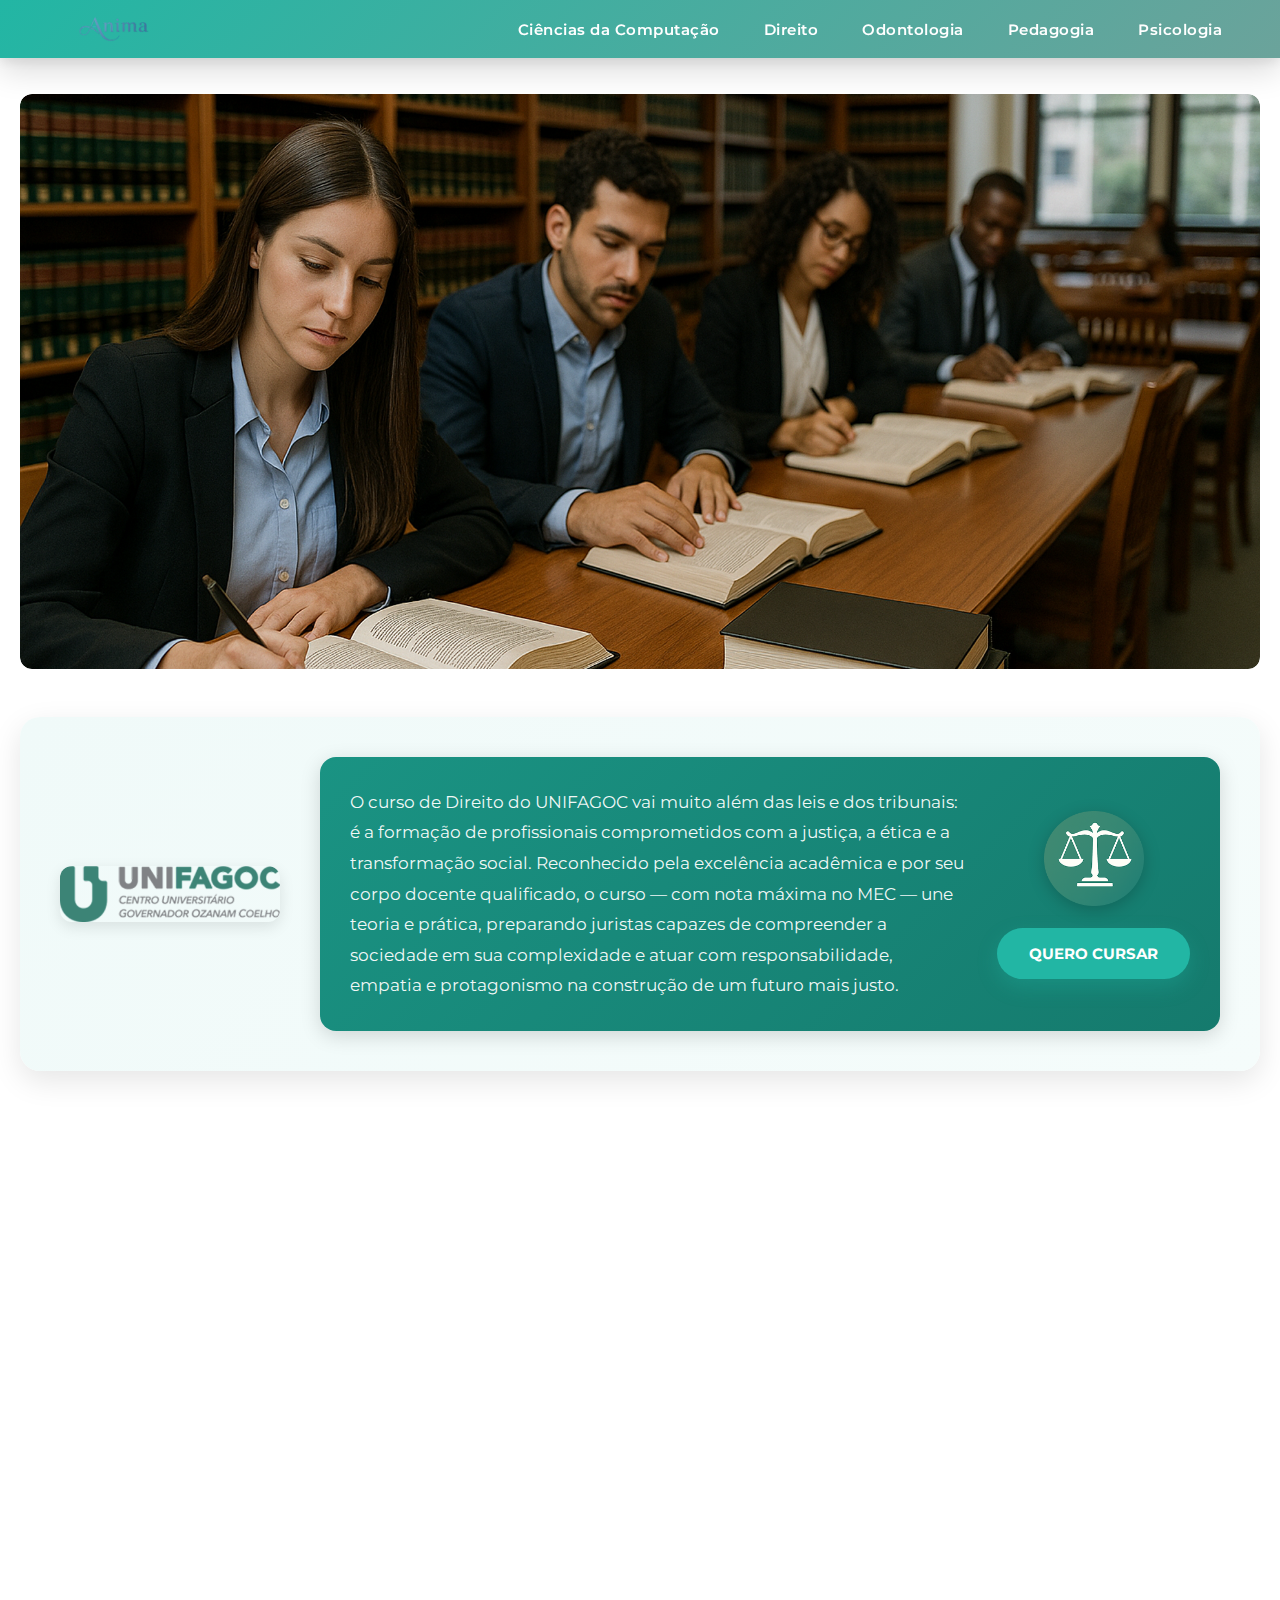
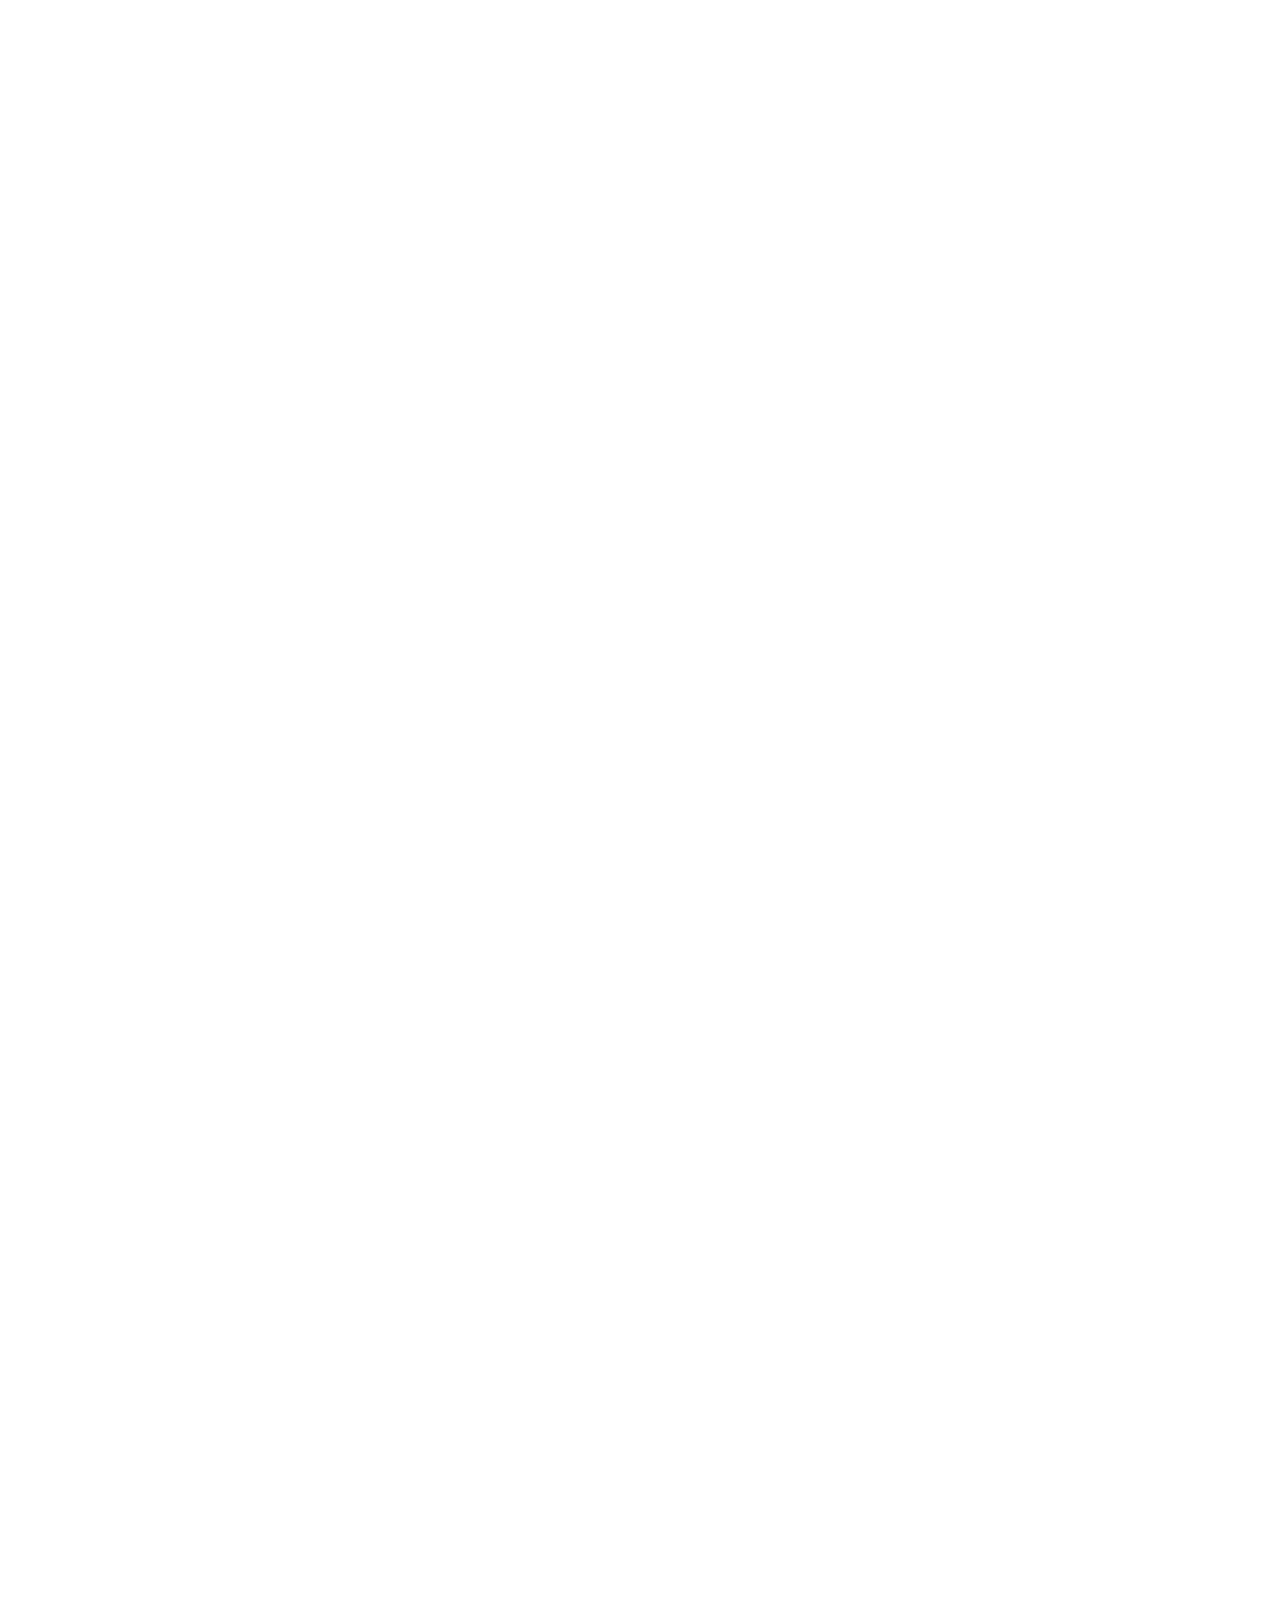
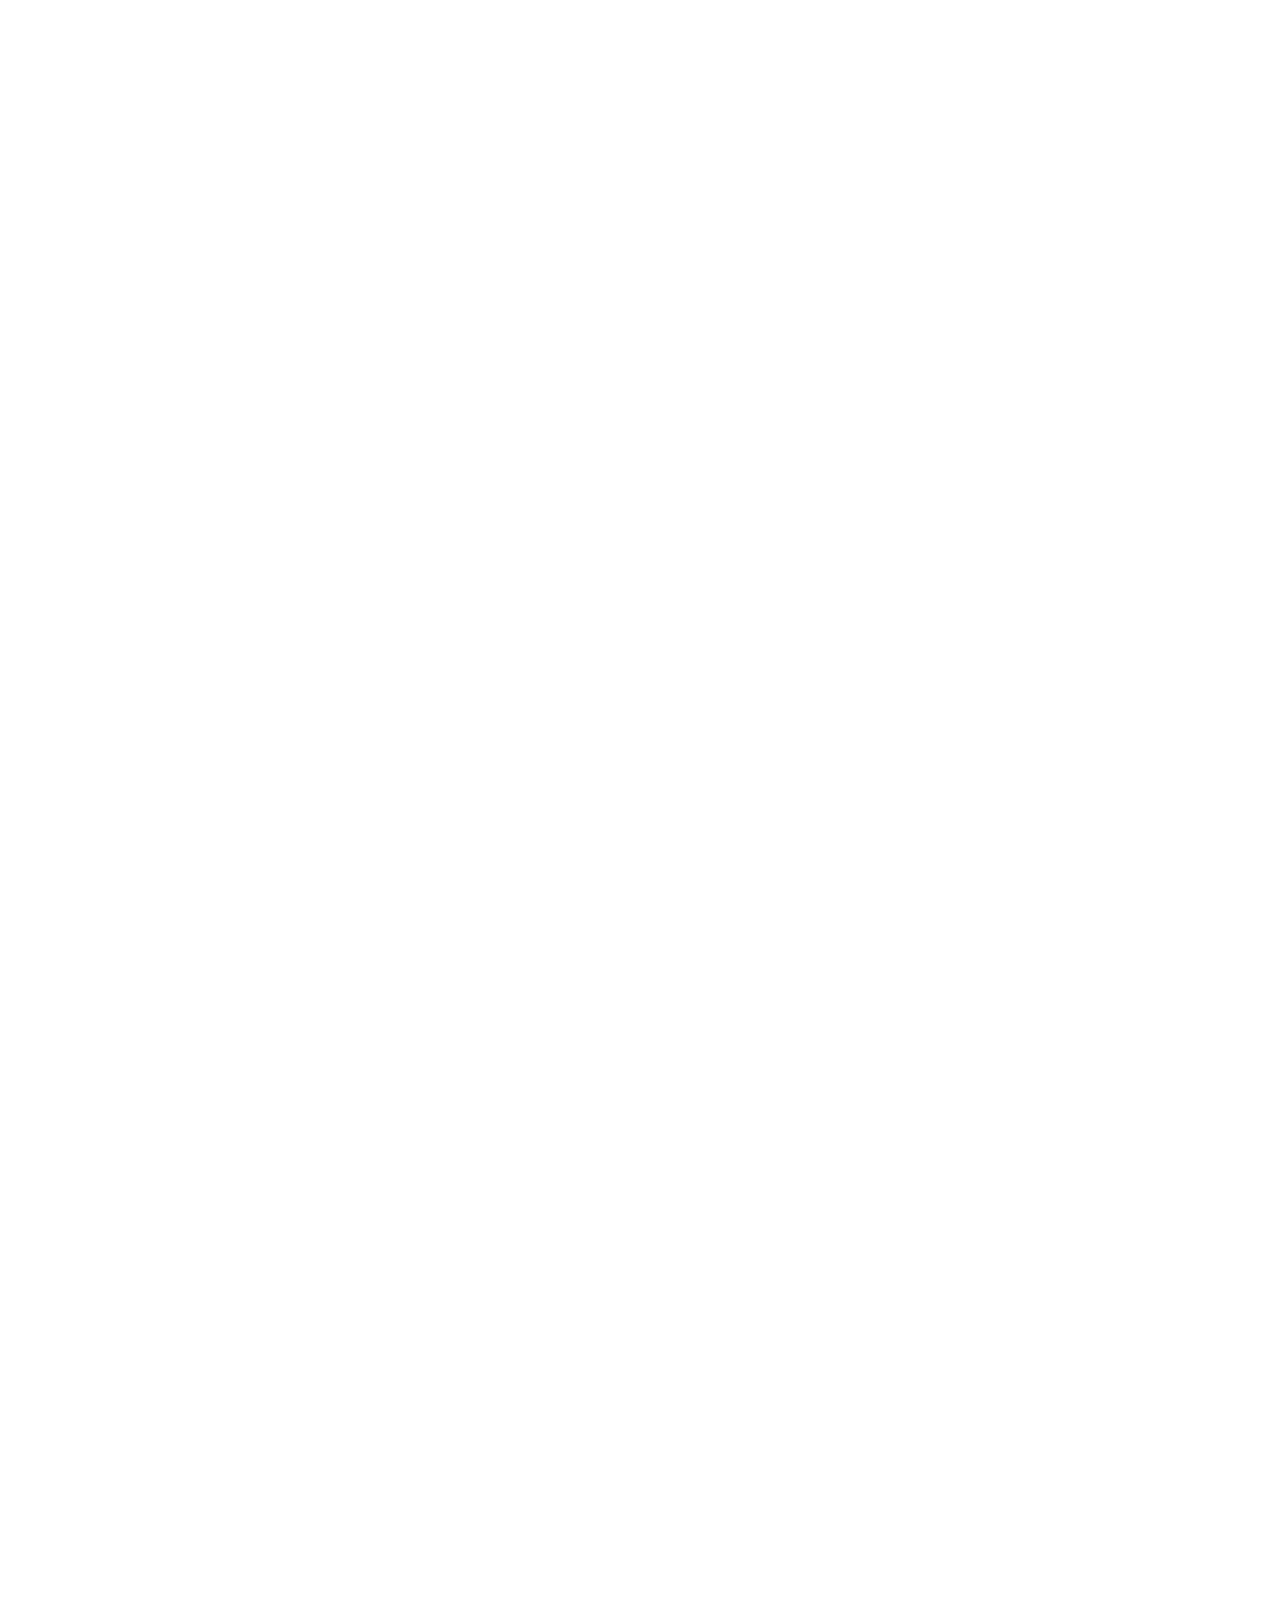
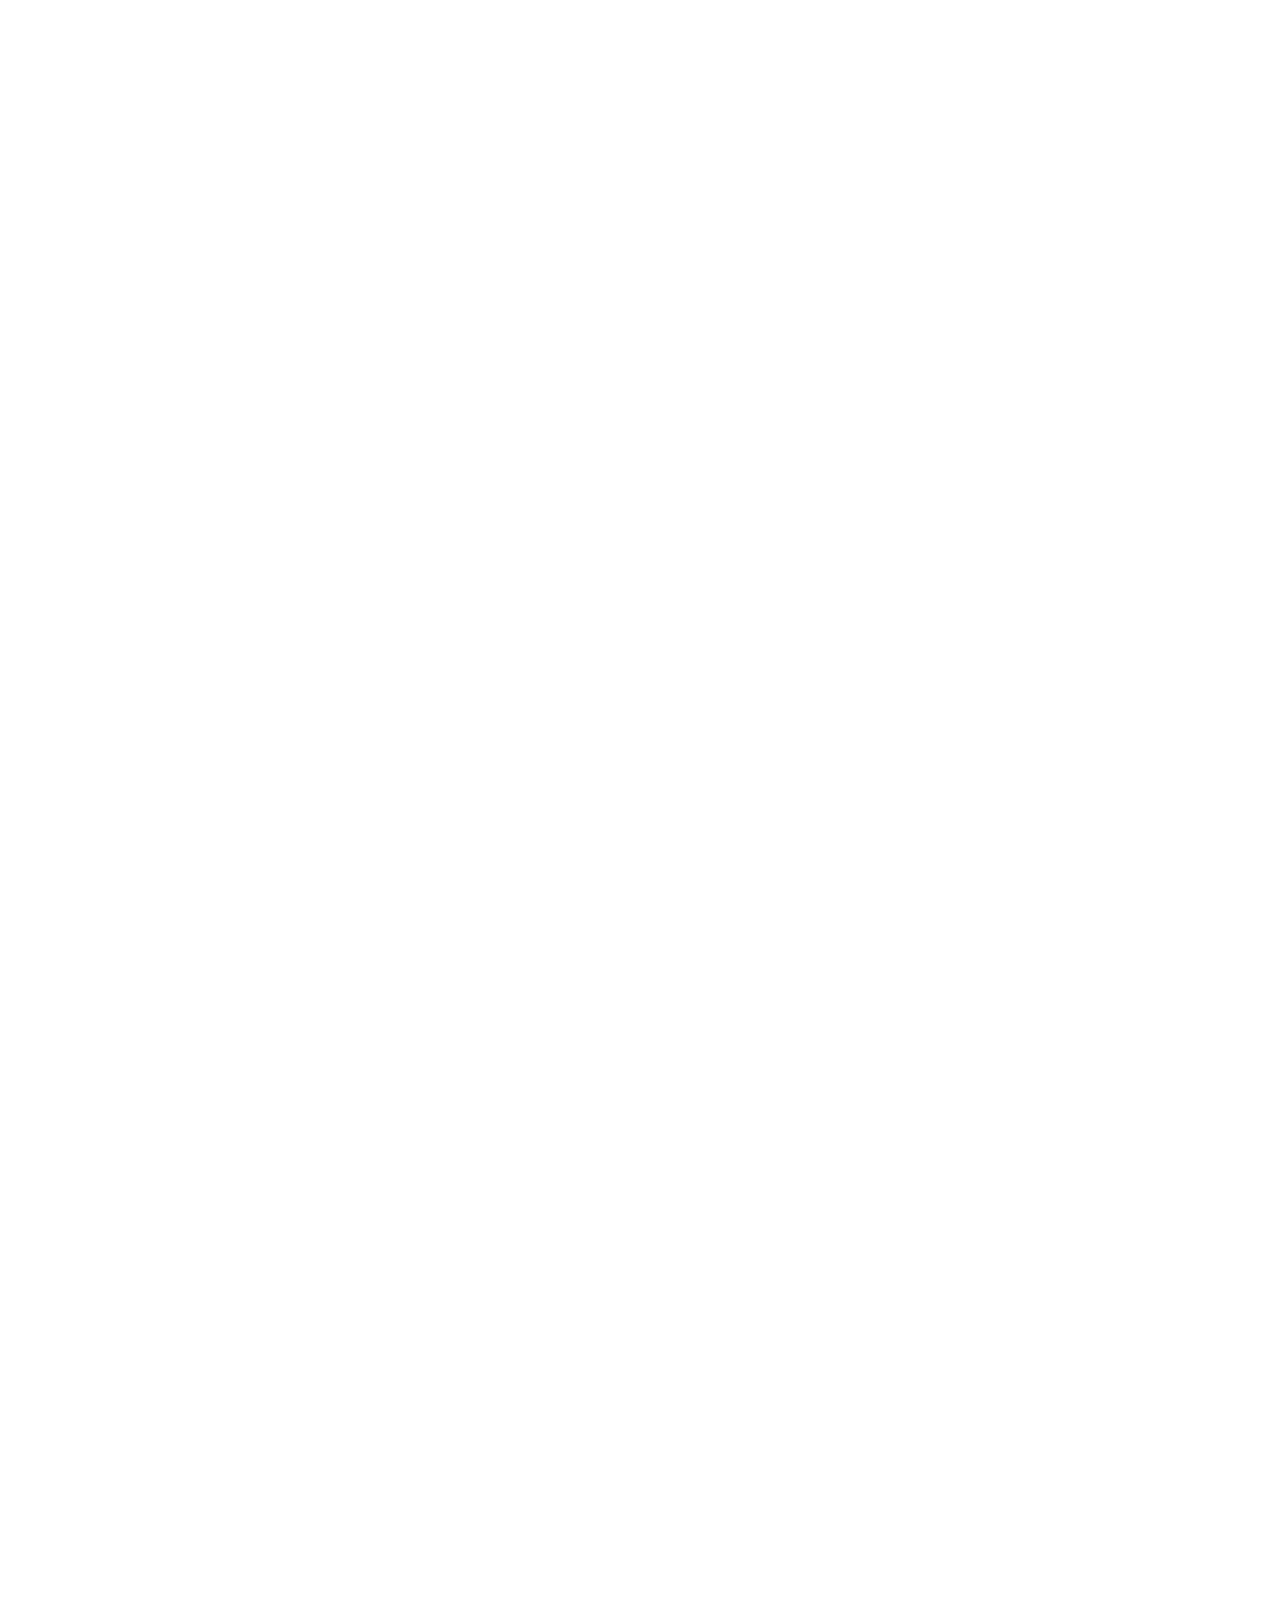
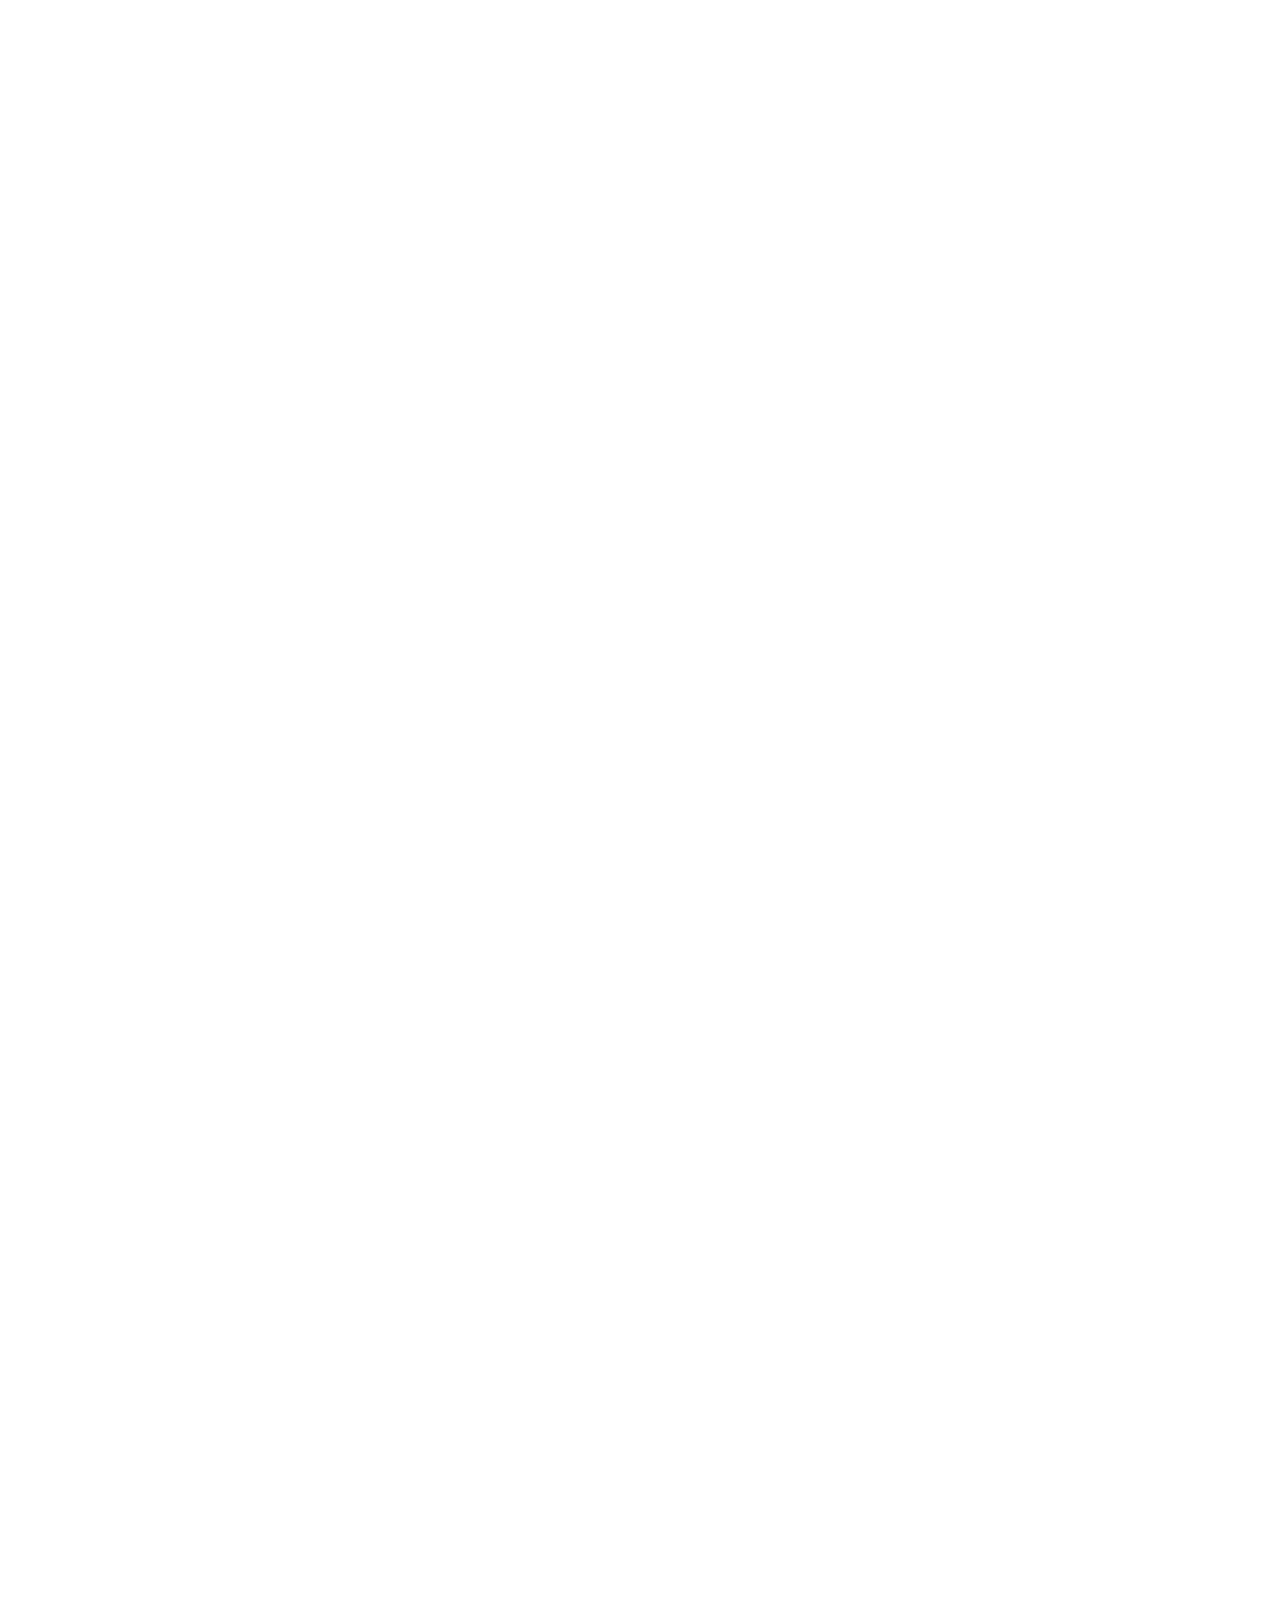
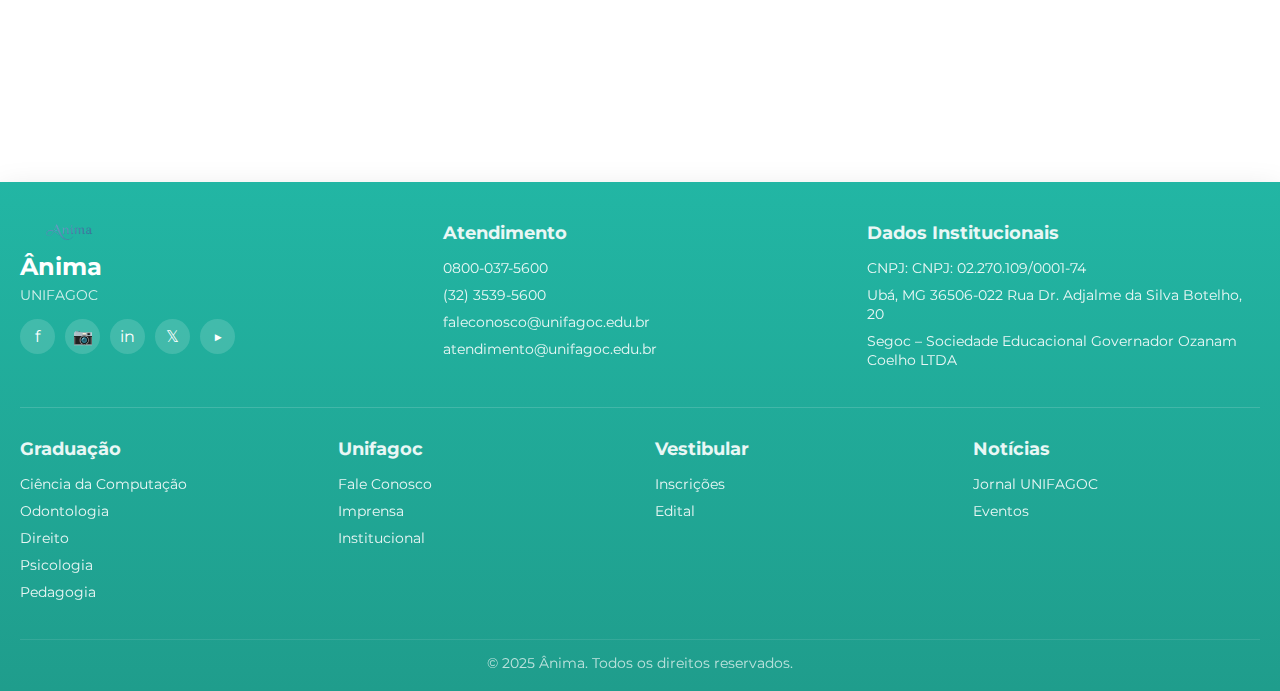
<file: dir-pag.html>
<!DOCTYPE html>
<html lang="pt-BR">

<head>
    <meta charset="UTF-8">
    <meta name="viewport" content="width=device-width, initial-scale=1.0">
    <title>Direito - UNIFAGOC</title>
    <link href="https://fonts.googleapis.com/css2?family=Montserrat:ital,wght@0,100..900;1,100..900&display=swap"
        rel="stylesheet">
    <link rel="stylesheet" href="dir-pad.css">
</head>

<body>
    <!-- Header -->
    <header>
        <nav class="navbar">
            <a href="index.html" class="navbar-logo">
                <img src="img-comp/anima_logo_1.png" alt="anima_logo">
            </a>

            <input type="checkbox" id="menu-toggle" class="menu-toggle">
            <label for="menu-toggle" class="hamburger">
                <span></span>
                <span></span>
                <span></span>
            </label>

            <ul class="nav-links">
                <li><a href="comp-pag.html" class="nav-link">Ciências da Computação</a></li>
                <li><a href="dir-pag.html" class="nav-link">Direito</a></li>
                <li><a href="odont-pag.html" class="nav-link">Odontologia</a></li>
                <li><a href="ped-pag.html" class="nav-link">Pedagogia</a></li>
                <li><a href="psi-pag.html" class="nav-link">Psicologia</a></li>
            </ul>

            <ul class="nav-links-mobile">
                <li><a href="comp-pag.html">Ciências da Computação</a></li>
                <li><a href="dir-pag.html">Direito</a></li>
                <li><a href="odont-pag.html">Odontologia</a></li>
                <li><a href="ped-pag.html">Pedagogia</a></li>
                <li><a href="psi-pag.html">Psicologia</a></li>
            </ul>
        </nav>
    </header>

    <main>
        <!-- Hero Banner -->
        <section class="banner-hero" id="banner">
            <div class="banner-container">
               <img class="banner-img" src="img-dir/banner.png" alt="Direito banner">
            </div>
        </section>

        <!-- Sobre o Curso -->
        <section class="about-section scroll-animate">
            <div class="container">
                <div class="about-card">
                    <div class="about-logo">
                        <img src="img-dir/unifagoc.png" alt="UNIFAGOC Logo">
                    </div>
                    
                    <div class="about-content">
                        <div class="about-text">
                            <p>O curso de Direito do UNIFAGOC vai muito além das leis e dos tribunais: é a formação de profissionais comprometidos com a justiça, a ética e a transformação social. Reconhecido pela excelência acadêmica e por seu corpo docente qualificado, o curso — com nota máxima no MEC — une teoria e prática, preparando juristas capazes de compreender a sociedade em sua complexidade e atuar com responsabilidade, empatia e protagonismo na construção de um futuro mais justo.</p>
                        </div>
                        
                        <div class="about-cta">
                            <div class="scales-icon">
                                <img src="img-dir/logo.png" alt="Balança da Justiça">
                            </div>
                            <button class="botao ripple-btn">QUERO CURSAR</button>
                        </div>
                    </div>
                </div>
            </div>
        </section>

        <!-- Serviços -->
        <section class="services-section scroll-animate">
            <div class="container">
                <div class="services-grid">
                    <div class="card card1 card-animate">
                        <div class="card-content">
                            <h2>Vestibular</h2>
                            <p>Graduação, Medicina, Pós-Graduação</p>
                        </div>
                        <button class="botao1 ripple-btn">CONHECER SERVIÇO</button>
                    </div>

                    <div class="card card2 card-animate">
                        <div class="card-content">
                            <h2>Iniciação Científica</h2>
                            <p>O Vestibular da UNIFAGOC oferece aos estudantes da instituição o desenvolvimento e pensamento científico por meio de pesquisas inovadoras por professores e pesquisadores da instituição e promove a formação científica e acadêmica do aluno.</p>
                        </div>
                        <button class="botao1 ripple-btn">CONHECER SERVIÇO</button>
                    </div>
                
                    <div class="card card3 card-animate">
                        <div class="card-content">
                            <h2>Extensão</h2>
                            <p>Encontre a capacidade ideal para ampliar seus conhecimentos, desenvolver novas habilidades e impulsionar sua carreira!</p>
                        </div>
                        <button class="botao1 ripple-btn">CONHECER SERVIÇO</button>
                    </div>

                    <div class="card card4 card-animate">
                        <div class="card-content">
                            <h2>Teste Vocacional</h2>
                            <p>Se você tem entre 16 e 18 anos e ainda não sabe qual caminho seguir entre muitas jovens, a boa notícia é que o teste vocacional pode ajudar a descobrir suas aptidões e facilitar essa importante decisão.</p>
                        </div>
                        <button class="botao1 ripple-btn">CONHECER SERVIÇO</button>
                    </div>
                </div>
            </div>
        </section>

        <!-- Direito na UNIFAGOC -->
        <section class="direito-section scroll-animate">
            <div class="container">
                <div class="direito-card">
                    <div class="direito-text">
                        <h2>Direito na UNIFAGOC</h2>
                        <p>O curso de Direito é uma das formações mais tradicionais e abrangentes do meio acadêmico, voltado para o estudo das normas jurídicas que regem a sociedade e das formas de aplicação da justiça. Ao longo da graduação, o estudante desenvolve não apenas o conhecimento técnico das leis, mas também a capacidade crítica, ética e argumentativa necessária para lidar com as diversas situações que envolvem o convívio social, político e econômico.</p>
                    </div>
                    <div class="direito-image">
                        <img src="img-dir/advogado3.png" alt="Tribunal">
                    </div>
                </div>
            </div>
        </section>

        <!-- Disciplinas -->
        <section class="disciplinas-section scroll-animate">
            <div class="container">
                <div class="disciplinas-container">
                    <h2 class="section-title">Disciplinas do Curso de Direito</h2>
                    <p class="section-subtitle">A estrutura curricular do curso abrange uma ampla gama de disciplinas, que vão desde as bases teóricas e filosóficas do Direito — como Introdução ao Estudo do Direito, Filosofia Jurídica e Sociologia Jurídica — até áreas específicas, como Direito Constitucional, Civil, Penal, Administrativo, Trabalhista, Empresarial, Tributário e Internacional. Essa variedade permite que o bacharel adquira uma formação generalista e sólida, sendo capaz de compreender e atuar em diferentes ramos do sistema jurídico brasileiro.</p>

                    <div class="disciplinas-grid">
                        <div class="disciplina-card card-animate">
                            <div class="disciplina-icon">📚</div>
                            <h3>Introdução ao Estudo do Direito</h3>
                            <p>Esta disciplina é o ponto de partida para adentrar o universo jurídico. Nela, o aluno aprende os conceitos fundamentais do Direito, suas fontes e a organização da sociedade.</p>
                        </div>

                        <div class="disciplina-card card-animate">
                            <div class="disciplina-icon">⚖️</div>
                            <h3>Filosofia Jurídica</h3>
                            <p>A Filosofia Jurídica convida o aluno a refletir sobre os fundamentos morais e filosóficos que sustentam o Direito.</p>
                        </div>

                        <div class="disciplina-card card-animate">
                            <div class="disciplina-icon">👥</div>
                            <h3>Sociologia Jurídica</h3>
                            <p>O Direito está profundamente ligado à sociedade e a Sociologia Jurídica busca compreender essa relação.</p>
                        </div>

                        <div class="disciplina-card card-animate">
                            <div class="disciplina-icon">📄</div>
                            <h3>Direito Constitucional</h3>
                            <p>O Direito Constitucional é a espinha dorsal do ordenamento jurídico. Ele estuda a Constituição Federal.</p>
                        </div>

                        <div class="disciplina-card card-animate">
                            <div class="disciplina-icon">⚖️</div>
                            <h3>Direito Civil</h3>
                            <p>O Direito Civil regula as relações jurídicas entre pessoas, abrangendo temas como contratos, propriedade, família.</p>
                        </div>

                        <div class="disciplina-card card-animate">
                            <div class="disciplina-icon">🛡️</div>
                            <h3>Direito Penal</h3>
                            <p>O Direito Penal define os crimes e as penas, protegendo os bens jurídicos fundamentais da sociedade.</p>
                        </div>

                        <div class="disciplina-card card-animate">
                            <div class="disciplina-icon">🏛️</div>
                            <h3>Direito Administrativo</h3>
                            <p>Voltado para o estudo da Administração Pública, o Direito Administrativo regula as atividades do Estado.</p>
                        </div>

                        <div class="disciplina-card card-animate">
                            <div class="disciplina-icon">💼</div>
                            <h3>Direito Trabalhista</h3>
                            <p>Essa disciplina analisa as normas que regem as relações de trabalho.</p>
                        </div>

                        <div class="disciplina-card card-animate">
                            <div class="disciplina-icon">🏢</div>
                            <h3>Direito Empresarial</h3>
                            <p>O Direito Empresarial trata das atividades econômicas e das relações jurídicas que envolvem empresas.</p>
                        </div>

                        <div class="disciplina-card card-animate">
                            <div class="disciplina-icon">💰</div>
                            <h3>Direito Tributário</h3>
                            <p>O Direito Tributário estuda o sistema de arrecadação de tributos e a obrigação dos contribuintes.</p>
                        </div>

                        <div class="disciplina-card card-animate">
                            <div class="disciplina-icon">🌍</div>
                            <h3>Direito Internacional</h3>
                            <p>O Direito Internacional regula as relações entre Estados, organizações e indivíduos em nível global.</p>
                        </div>
                    </div>
                </div>
            </div>
        </section>

        <!-- Formei e Agora já sou Advogado? -->
        <section class="oab-section scroll-animate">
            <div class="container">
                <div class="oab-card">
                    <h2 class="oab-title">Formei e Agora já sou Advogado?</h2>
                    <div class="oab-content">
                        <div class="oab-image">
                            <img src="img-dir/oab.png" alt="Estudante preparando para OAB">
                        </div>
                        <div class="oab-text">
                            <div class="oab-box">
                                <p>Mesmo sem a carteira da OAB, o bacharel em Direito dispõe de diversas alternativas de atuação profissional. É possível trabalhar em empresas privadas, órgãos públicos, instituições financeiras, departamentos de compliance, recursos humanos, gestão pública, mediação e arbitragem, entre outros.</p>
                            </div>
                            <div class="oab-box">
                                <p>Ao concluir o curso, o estudante recebe o título de Bacharel em Direito, para exercer a advocacia — isto é, atuar como advogado representando pessoas físicas ou jurídicas — é indispensável a aprovação no Exame da Ordem dos Advogados do Brasil (OAB).</p>
                            </div>
                        </div>
                    </div>
                </div>
            </div>
        </section>

        <!-- Carreiras -->
        <section class="carreiras-section scroll-animate">
            <div class="container">
                <div class="carreira-item card-animate">
                    <div class="carreira-text">
                        <div class="carreira-header">
                            <div class="carreira-icon">🎓</div>
                            <h3>Juiz</h3>
                        </div>
                        <p>O juiz é o profissional responsável por garantir a aplicação da lei e a preservação da justiça nos conflitos levados ao Poder Judiciário. Cabe a ele analisar provas, interpretar normas jurídicas e proferir sentenças de forma imparcial.</p>
                    </div>
                    <div class="carreira-image">
                        <img src="img-dir/juiz2.png" alt="Juiz">
                    </div>
                </div>

                <div class="carreira-item carreira-reverse card-animate">
                    <div class="carreira-text">
                        <div class="carreira-header">
                            <div class="carreira-icon">🎓</div>
                            <h3>Promotor de Justiça</h3>
                        </div>
                        <p>O promotor de justiça é o representante do Ministério Público e tem a missão defender os interesses da sociedade. Ele é o fiscal da lei, responsável por propor ações penais contra crimes.</p>
                    </div>
                    <div class="carreira-image">
                        <img src="img-dir/juiz.png" alt="Promotor">
                    </div>
                </div>

                <div class="carreira-item card-animate">
                    <div class="carreira-text">
                        <div class="carreira-header">
                            <div class="carreira-icon">🎓</div>
                            <h3>Delegado de Polícia</h3>
                        </div>
                        <p>O delegado é a autoridade responsável por conduzir investigações criminais, coordenar inquéritos e garantir que as provas sejam obtidas de forma legal.</p>
                    </div>
                    <div class="carreira-image">
                        <img src="img-dir/policia.png" alt="Delegado">
                    </div>
                </div>

                <div class="carreira-item carreira-reverse card-animate">
                    <div class="carreira-text">
                        <div class="carreira-header">
                            <div class="carreira-icon">🎓</div>
                            <h3>Defensor Público</h3>
                        </div>
                        <p>O defensor público exerce uma das funções mais nobres do sistema de justiça: garantir o acesso ao direito a pessoas em situação de vulnerabilidade social.</p>
                    </div>
                    <div class="carreira-image">
                        <img src="img-dir/advogado2.png" alt="Defensor">
                    </div>
                </div>

                <div class="carreira-item card-animate">
                    <div class="carreira-text">
                        <div class="carreira-header">
                            <div class="carreira-icon">🎓</div>
                            <h3>Procurador</h3>
                        </div>
                        <p>O procurador representa juridicamente o Estado em suas diversas esferas — federal, estadual ou municipal — defendendo os interesses públicos.</p>
                    </div>
                    <div class="carreira-image">
                        <img src="img-dir/advogado.png" alt="Procurador">
                    </div>
                </div>
            </div>
        </section>

        <!-- Seção Final -->
        <section class="final-section scroll-animate">
            <div class="container">
                <div class="final-card">
                    <div class="final-image">
                        <img src="img-dir/sala.png" alt="Sala de aula">
                    </div>
                    <div class="final-text">
                        <div class="final-box">
                            <p>Em síntese, o curso de Direito vai muito além da advocacia. Ele abre portas para atuar de forma ética e crítica em diversos setores — seja no serviço público, na iniciativa privada ou na academia. O Bacharel em Direito encontra inúmeras oportunidades de atuação e crescimento, sendo essa uma das formações mais completas e versáteis do ensino universitário.</p>
                        </div>
                    </div>
                </div>
            </div>
        </section>
    </main>

    <!-- Footer -->
        <footer class="footer">
        <div class="footer-content">
            <div class="footer-top">
                <div class="footer-logo-section">
                    <img src="img-comp/anima_logo_1.png" alt="Ânima Logo" class="footer-logo-img">
                    <h2>Ânima</h2>
                    <p class="footer-subtitle">UNIFAGOC</p>
                    <div class="footer-social">
                        <a href="https://www.facebook.com/UniFagoc" class="social-icon" title="Facebook">f</a>
                        <a href="https://www.instagram.com/unifagoc" class="social-icon" title="Instagram">📷</a>
                        <a href="https://www.linkedin.com/school/faculdade-governador-ozanam-coelho" class="social-icon"
                            title="LinkedIn">in</a>
                        <a href="https://x.com/unifagoc_" class="social-icon" title="Twitter">𝕏</a>
                        <a href="https://www.youtube.com/channel/UCt6ztAwTZxzJEVQ2FOjLhxA" class="social-icon"
                            title="YouTube">▶</a>
                    </div>
                </div>

                <div class="footer-column">
                    <h3>Atendimento</h3>
                    <ul>
                        <li><a href="">0800-037-5600</a></li>
                        <li><a href="">(32) 3539-5600</a></li>
                        <li><a href="">faleconosco@unifagoc.edu.br</a></li>
                        <li><a href="">atendimento@unifagoc.edu.br</a></li>
                    </ul>
                </div>

                <div class="footer-column">
                    <h3>Dados Institucionais</h3>
                    <ul>
                        <li><a href="#">CNPJ: CNPJ: 02.270.109/0001-74</a></li>
                        <li><a href="#">Ubá, MG 36506-022 Rua Dr. Adjalme da Silva Botelho, 20</a></li>
                        <li><a href="#">Segoc – Sociedade Educacional Governador Ozanam Coelho LTDA</a></li>
                    </ul>
                </div>
            </div>

            <div class="footer-middle">
                <div class="footer-column">
                    <h3>Graduação</h3>
                    <ul>
                        <li><a href="https://unifagoc.edu.br/curso/ciencia-da-computacao">Ciência da Computação</a></li>
                        <li><a href="https://unifagoc.edu.br/curso/odontologia-noturno">Odontologia</a></li>
                        <li><a href="https://unifagoc.edu.br/curso/direito">Direito</a></li>
                        <li><a href="https://unifagoc.edu.br/curso/psicologia">Psicologia</a></li>
                        <li><a href="https://unifagoc.edu.br/curso/pedagogia">Pedagogia</a></li>
                    </ul>
                </div>

                <div class="footer-column">
                    <h3>Unifagoc</h3>
                    <ul>
                        <li><a href="https://unifagoc.edu.br/contato">Fale Conosco</a></li>
                        <li><a href="https://unifagoc.edu.br/imprensa">Imprensa</a></li>
                        <li><a href="https://unifagoc.edu.br/institucional">Institucional</a></li>
                    </ul>
                </div>

                <div class="footer-column">
                    <h3>Vestibular</h3>
                    <ul>
                        <li><a
                                href="https://unifagoc.edu.br/medicina/inscricoes-abertas-para-o-vestibular-de-medicina-unifagoc-2026-1-estude-na-top-1-minas-e-top-5-brasil">Inscrições</a>
                        </li>
                        <li><a href="https://unifagoc.edu.br/unifagoc/editais">Edital</a></li>
                    </ul>
                </div>

                <div class="footer-column">
                    <h3>Notícias</h3>
                    <ul>
                        <li><a href="https://unifagoc.edu.br/noticias">Jornal UNIFAGOC</a></li>
                        <li><a href="https://unifagoc.edu.br/eventos">Eventos</a></li>
                    </ul>
                </div>
            </div>
        </div>

        <div class="footer-bottom">
            <p>&copy; 2025 Ânima. Todos os direitos reservados.</p>
        </div>
    </footer>

    <script src="direito.js"></script>
</body>
</html>
</file>
<file: dir-pad.css>
* {
    margin: 0;
    padding: 0;
    box-sizing: border-box;
}

:root {
    --verde-primario: #22b6a4;
    --verde-escuro: #1f9d8c;
    --verde-claro: #e9f7f5;
    --fundo-claro: #f7faf9;
    --card-branco: #ffffff;
    --texto-escuro: #223233;
    --sombra-leve: 0 4px 12px rgba(0, 0, 0, 0.08);
    --sombra-media: 0 8px 24px rgba(0, 0, 0, 0.12);
    --sombra-forte: 0 12px 32px rgba(0, 0, 0, 0.15);
    --transicao-padrao: all 0.3s cubic-bezier(0.4, 0, 0.2, 1);
}

body {
    font-family: 'Montserrat', sans-serif;
    background-color: #ffffff;
    color: var(--texto-escuro);
    overflow-x: hidden;
    -webkit-font-smoothing: antialiased;
    -moz-osx-font-smoothing: grayscale;
}

a {
    text-decoration: none;
    color: inherit;
}

img {
    max-width: 100%;
    height: auto;
    display: block;
}


header {
    position: sticky;
    top: 0;
    z-index: 1000;
    box-shadow: var(--sombra-leve);
}

.navbar {
    display: flex;
    justify-content: space-between;
    align-items: center;
    padding: 14px 40px;
    background: linear-gradient(135deg, var(--verde-primario) 0%, #6ba39b 100%);
    box-shadow: var(--sombra-media);
    position: relative;
    transition: var(--transicao-padrao);
}

.navbar:hover {
    box-shadow: var(--sombra-forte);
}

.navbar-logo {
    display: flex;
    align-items: center;
    transition: var(--transicao-padrao);
}

.navbar-logo:hover {
    transform: scale(1.05);
}

.navbar-logo img {
    width: 150px;
    transition: var(--transicao-padrao);
}

.navbar-logo:hover img {
    filter: brightness(1.1);
}


.nav-links {
    display: flex;
    gap: 8px;
    list-style: none;
    align-items: center;
}

.nav-link {
    color: #fff;
    font-weight: 600;
    padding: 10px 18px;
    border-radius: 8px;
    transition: var(--transicao-padrao);
    position: relative;
    font-size: 0.95rem;
    letter-spacing: 0.5px;
}

.nav-link::after {
    content: '';
    position: absolute;
    bottom: 0;
    left: 0;
    width: 0;
    height: 3px;
    background: rgba(255, 255, 255, 0.8);
    border-radius: 2px;
    transition: width 0.3s ease;
}

.nav-link:hover::after {
    width: 100%;
}

.nav-link:hover {
    background: rgba(255, 255, 255, 0.15);
    transform: translateY(-2px);
}


.menu-toggle {
    display: none;
}

.hamburger {
    display: none;
    flex-direction: column;
    gap: 6px;
    cursor: pointer;
    z-index: 1001;
}

.hamburger span {
    width: 28px;
    height: 3px;
    background: #fff;
    border-radius: 3px;
    transition: all 0.35s cubic-bezier(0.68, -0.55, 0.265, 1.55);
    transform-origin: center;
}


.menu-toggle:checked~.hamburger span:nth-child(1) {
    transform: rotate(45deg) translate(10px, 10px);
}

.menu-toggle:checked~.hamburger span:nth-child(2) {
    opacity: 0;
    transform: translateX(-10px);
}

.menu-toggle:checked~.hamburger span:nth-child(3) {
    transform: rotate(-45deg) translate(7px, -7px);
}

/* Nav Links Mobile */
.nav-links-mobile {
    display: none;
    list-style: none;
}

main {
    max-width: 1300px;
    margin: 0 auto;
    padding: 36px 20px;
}

section {
    margin-bottom: 64px;
    animation: fadeInUp 0.6s ease-out;
}

@keyframes fadeInUp {
    from {
        opacity: 0;
        transform: translateY(20px);
    }

    to {
        opacity: 1;
        transform: translateY(0);
    }
}


.banner-hero {
    margin-bottom: 48px;
}

.banner-container {
    position: relative;
    overflow: hidden;
    border-radius: 12px;
}

.banner-img {
    width: 100%;
    border-radius: 12px;
    box-shadow: var(--sombra-forte);
    transition: var(--transicao-padrao);
    display: block;
}

.banner-img:hover {
    transform: scale(1.02);
    box-shadow: var(--sombra-forte);
}
/* ================= SOBRE O CURSO ================= */
.about-section {
    margin-bottom: 80px;
}

.about-card {
    display: flex;
    align-items: center;
    gap: 40px;
    background: linear-gradient(135deg, #f0faf9 0%, #f5fcfb 100%);
    padding: 40px;
    border-radius: 20px;
    box-shadow: 0 10px 30px rgba(0, 0, 0, 0.1);
    transition: all 0.3s ease;
}

.about-card:hover {
    transform: translateY(-5px);
    box-shadow: 0 15px 40px rgba(0, 0, 0, 0.15);
}

.about-logo img {
    width: 220px;
    border-radius: 12px;
    box-shadow: 0 5px 15px rgba(0, 0, 0, 0.1);
}

.about-content {
    background: linear-gradient(135deg, #1a9383 0%, #157a6d 100%);
    color: white;
    padding: 30px;
    border-radius: 16px;
    flex: 1;
    display: flex;
    gap: 30px;
    align-items: center;
    box-shadow: 0 5px 20px rgba(0, 0, 0, 0.15);
}

.about-text {
    flex: 1;
    min-width: 280px;
}

.about-text p {
    font-size: 17px;
    line-height: 1.8;
    color: rgba(255, 255, 255, 0.95);
}

.about-cta {
    display: flex;
    flex-direction: column;
    align-items: center;
    gap: 20px;
}

.scales-icon img {
    width: 100px;
    height: 100px;
    object-fit: contain;
    filter: drop-shadow(0 4px 8px rgba(0, 0, 0, 0.2));
    transition: transform 0.3s ease;
}

.scales-icon img:hover {
    transform: scale(1.1) rotate(6deg);
}

/* ================= BOTÕES ================= */
.botao,
.botao1 {
    padding: 16px 32px;
    border: none;
    border-radius: 50px;
    font-weight: bold;
    font-size: 15px;
    cursor: pointer;
    transition: all 0.3s ease;
    position: relative;
    overflow: hidden;
    font-family: 'Montserrat', sans-serif;
}

.botao {
    background-color: #22b6a4;
    color: white;
    box-shadow: 0 8px 20px rgba(34, 182, 164, 0.3);
}

.botao:hover {
    background-color: #1a9383;
    transform: translateY(-3px);
    box-shadow: 0 12px 25px rgba(34, 182, 164, 0.4);
}

.botao1 {
    background-color: white;
    color: #1a9383;
    box-shadow: 0 5px 15px rgba(0, 0, 0, 0.1);
}

.botao1:hover {
    background-color: rgba(255, 255, 255, 0.9);
    transform: translateY(-3px);
    box-shadow: 0 8px 20px rgba(0, 0, 0, 0.15);
}

/* Efeito Ripple */
.ripple {
    position: absolute;
    border-radius: 50%;
    background-color: rgba(255, 255, 255, 0.3);
    pointer-events: none;
    animation: ripple-animation 0.6s ease-out;
}

/* ================= SERVIÇOS ================= */
.services-section {
    margin-bottom: 80px;
}

.services-grid {
    display: grid;
    grid-template-columns: repeat(2, 1fr); 
    gap: 30px;
    justify-content: center;
}

.card {
    border-radius: 20px;
    padding: 35px;
    min-height: 260px;
    display: flex;
    flex-direction: column;
    justify-content: space-between;
    color: white;
    box-shadow: 0 10px 25px rgba(0, 0, 0, 0.1);
    transition: all 0.3s ease;
    position: relative;
    overflow: hidden;
}

.card::before {
    content: '';
    position: absolute;
    top: -50%;
    right: -50%;
    width: 200px;
    height: 200px;
    background: rgba(255, 255, 255, 0.05);
    border-radius: 50%;
    transition: transform 0.5s ease;
}

.card:hover::before {
    transform: scale(2);
}

.card:hover {
    transform: translateY(-10px) scale(1.02);
    box-shadow: 0 15px 35px rgba(0, 0, 0, 0.2);
}

.card1 {
    background: linear-gradient(135deg, #1a9383 0%, #157a6d 100%);
}

.card2 {
    background: linear-gradient(135deg, #22b6a4 0%, #1a9383 100%);
}

.card3 {
    background: linear-gradient(135deg, #4a9fd8 0%, #3a7fb8 100%);
}

.card4 {
    background: linear-gradient(135deg, #22b6a4 0%, #1a9383 100%);
}

.card-content h2 {
    font-size: 24px;
    margin-bottom: 15px;
    font-weight: 700;
}

.card-content p {
    font-size: 15px;
    line-height: 1.7;
    color: rgba(255, 255, 255, 0.95);
}

/* ================= DIREITO NA UNIFAGOC ================= */
.direito-section {
    margin-bottom: 80px;
}

.direito-card {
    background: linear-gradient(135deg, #22b6a4 0%, #1a9383 100%);
    border-radius: 20px;
    overflow: hidden;
    box-shadow: 0 10px 30px rgba(0, 0, 0, 0.15);
    display: flex;
    align-items: center;
}

.direito-text {
    padding: 50px;
    color: white;
    flex: 1;
}

.direito-text h2 {
    font-size: 32px;
    margin-bottom: 25px;
    font-weight: 700;
}

.direito-text p {
    font-size: 16px;
    line-height: 1.8;
    text-align: justify;
    color: rgba(255, 255, 255, 0.95);
}

.direito-image {
    flex: 1;
}

.direito-image img {
    width: 100%;
    height: 100%;
    min-height: 300px;
    object-fit: cover;
    transition: transform 0.7s ease;
}

.direito-card:hover .direito-image img {
    transform: scale(1.05);
}

/* ================= DISCIPLINAS ================= */
.disciplinas-section {
    margin-bottom: 80px;
}

.disciplinas-container {
    background: linear-gradient(135deg, #f0faf9 0%, #f5fcfb 100%);
    border-radius: 20px;
    padding: 50px 40px;
    box-shadow: 0 10px 30px rgba(0, 0, 0, 0.1);
}

.section-title {
    font-size: 36px;
    text-align: center;
    margin-bottom: 20px;
    color: #1a9383;
    font-weight: 700;
}

.section-subtitle {
    text-align: center;
    color: #2a7a6d;
    margin-bottom: 50px;
    max-width: 900px;
    margin-left: auto;
    margin-right: auto;
    line-height: 1.8;
    font-size: 16px;
}

.disciplinas-grid {
    display: grid;
    grid-template-columns: repeat(2, 1fr); 
    gap: 30px;
    justify-items: center; 
    align-items: center;
}

.disciplina-card {
    background: white;
    border-radius: 20px;
    padding: 30px;
    box-shadow: 0 5px 20px rgba(0, 0, 0, 0.08);
    transition: all 0.3s ease;
    position: relative;
    overflow: hidden;
}

.disciplina-card::before {
    content: '';
    position: absolute;
    top: 0;
    left: 0;
    width: 100%;
    height: 2px;
    background: linear-gradient(90deg, #22b6a4 0%, #4dd4c2 100%);
    transform: scaleX(0);
    transform-origin: left;
    transition: transform 0.3s ease;
}

.disciplina-card:hover::before {
    transform: scaleX(1);
}

.disciplina-card:hover {
    transform: translateY(-10px);
    box-shadow: 0 15px 35px rgba(0, 0, 0, 0.15);
}

.disciplina-icon {
    font-size: 48px;
    margin-bottom: 20px;
    transition: transform 0.3s ease;
}

.disciplina-card:hover .disciplina-icon {
    transform: scale(1.1) rotate(12deg);
}

.disciplina-card h3 {
    color: #2a7a6d;
    font-size: 19px;
    margin-bottom: 15px;
    font-weight: 700;
    transition: color 0.3s ease;
}

.disciplina-card:hover h3 {
    color: #22b6a4;
}

.disciplina-card p {
    color: #666;
    font-size: 14px;
    line-height: 1.7;
}

/* ================= OAB SECTION ================= */
.oab-section {
    margin-bottom: 80px;
}

.oab-card {
    background: linear-gradient(135deg, #22b6a4 0%, #1a9383 100%);
    border-radius: 20px;
    overflow: hidden;
    box-shadow: 0 10px 30px rgba(0, 0, 0, 0.15);
}

.oab-title {
    text-align: center;
    color: white;
    font-size: 36px;
    padding: 40px 20px;
    font-weight: 700;
}

.oab-content {
    display: flex;
    align-items: center;
}

.oab-image {
    flex: 1;
}

.oab-image img {
    width: 100%;
    height: 100%;
    min-height: 300px;
    object-fit: cover;
    transition: transform 0.7s ease;
}

.oab-card:hover .oab-image img {
    transform: scale(1.05);
}

.oab-text {
    flex: 1;
    padding: 50px;
    display: flex;
    flex-direction: column;
    gap: 25px;
}

.oab-box {
    background: rgba(255, 255, 255, 0.1);
    backdrop-filter: blur(10px);
    padding: 25px;
    border-radius: 16px;
    transition: background 0.3s ease;
}

.oab-box:hover {
    background: rgba(255, 255, 255, 0.15);
}

.oab-box p {
    color: rgba(255, 255, 255, 0.95);
    line-height: 1.8;
    font-size: 15px;
}

/* ================= CARREIRAS ================= */
.carreiras-section {
    margin-bottom: 80px;
}

.carreira-item {
    background: linear-gradient(135deg, #f0faf9 0%, #f5fcfb 100%);
    border-radius: 20px;
    overflow: hidden;
    box-shadow: 0 10px 25px rgba(0, 0, 0, 0.1);
    margin-bottom: 50px;
    display: flex;
    align-items: center;
    transition: all 0.3s ease;
}

.carreira-item:hover {
    box-shadow: 0 15px 35px rgba(0, 0, 0, 0.15);
}

.carreira-reverse {
    flex-direction: row-reverse;
}

.carreira-text {
    flex: 1;
    padding: 50px;
}

.carreira-header {
    display: flex;
    align-items: center;
    gap: 15px;
    margin-bottom: 20px;
}

.carreira-icon {
    width: 50px;
    height: 50px;
    background-color: #22b6a4;
    border-radius: 50%;
    display: flex;
    align-items: center;
    justify-content: center;
    font-size: 24px;
}

.carreira-header h3 {
    font-size: 28px;
    color: #1a9383;
    font-weight: 700;
}

.carreira-text p {
    color: #2a7a6d;
    line-height: 1.8;
    font-size: 15px;
    text-align: justify;
}

.carreira-image {
    flex: 1;
}

.carreira-image img {
    width: 100%;
    height: 100%;
    min-height: 300px;
    object-fit: cover;
    transition: transform 0.7s ease;
}

.carreira-item:hover .carreira-image img {
    transform: scale(1.05);
}

/* ================= SEÇÃO FINAL ================= */
.final-section {
    margin-bottom: 80px;
}

.final-card {
    background: linear-gradient(135deg, #22b6a4 0%, #1a9383 100%);
    border-radius: 20px;
    overflow: hidden;
    box-shadow: 0 10px 30px rgba(0, 0, 0, 0.15);
    display: flex;
    align-items: center;
}

.final-image {
    flex: 1;
}

.final-image img {
    width: 100%;
    height: 100%;
    min-height: 300px;
    object-fit: cover;
    transition: transform 0.7s ease;
}

.final-card:hover .final-image img {
    transform: scale(1.05);
}

.final-text {
    flex: 1;
    padding: 50px;
}

.final-box {
    background: rgba(255, 255, 255, 0.1);
    backdrop-filter: blur(10px);
    padding: 30px;
    border-radius: 16px;
    transition: background 0.3s ease;
}

.final-box:hover {
    background: rgba(255, 255, 255, 0.15);
}

.final-box p {
    color: rgba(255, 255, 255, 0.95);
    line-height: 1.8;
    font-size: 15px;
}

/* ================= FOOTER ================= */

a{
    text-decoration: none;
    color: white;
}
.footer {
    background: linear-gradient(180deg, var(--verde-primario), var(--verde-escuro));
    color: var(--card-branco);
    padding: 40px 20px 20px;
    box-shadow: var(--sombra-forte);
    
}

.footer-content {
    max-width: 1300px;
    margin: 0 auto;
}

.footer-top {
    display: grid;
    grid-template-columns: repeat(auto-fit, minmax(250px, 1fr));
    gap: 30px;
    margin-bottom: 30px;
    padding-bottom: 30px;
    border-bottom: 1px solid rgba(255, 255, 255, 0.15);
}

.footer-logo-section {
    display: flex;
    flex-direction: column;
    align-items: flex-start;
}

.footer-logo-img {
    width: 100px;
    margin-bottom: 10px;
}

.footer-logo-section h2 {
    font-size: 1.5rem;
    margin: 0 0 5px 0;
    text-decoration: none;
}

.footer-subtitle {
    font-size: 0.9rem;
    margin-bottom: 15px;
    opacity: 0.8;
}

.footer-social {
    display: flex;
    gap: 10px;
    text-decoration: none;
}

.social-icon {
    display: inline-flex;
    align-items: center;
    justify-content: center;
    width: 35px;
    height: 35px;
    background: rgba(255, 255, 255, 0.15);
    border-radius: 50%;
    color: var(--card-branco);
    font-size: 1rem;
    transition: var(--transicao-padrao);
}

.social-icon:hover {
    background: var(--card-branco);
    color: var(--verde-primario);
    transform: scale(1.1);
}

.footer-column h3 {
    font-size: 1.1rem;
    margin-bottom: 15px;
    font-weight: 700;
    color: var(--verde-claro);
}

.footer-column ul {
    list-style: none;
    padding: 0;
}

.footer-column ul li {
    margin-bottom: 8px;
}

.footer-column ul li a {
    font-size: 0.9rem;
    opacity: 0.9;
    transition: opacity 0.3s;
}

.footer-column ul li a:hover {
    opacity: 1;
    text-decoration: underline;
}

.footer-middle {
    display: grid;
    grid-template-columns: repeat(auto-fit, minmax(150px, 1fr));
    gap: 30px;
    margin-bottom: 30px;
}

.footer-bottom {
    text-align: center;
    padding-top: 15px;
    border-top: 1px solid rgba(255, 255, 255, 0.1);
}

.footer-bottom p {
    font-size: 0.85rem;
    opacity: 0.7;
}
/* ================= ANIMAÇÕES ================= */
.scroll-animate,
.card-animate {
    opacity: 0;
    transform: translateY(20px);
    transition: opacity 0.6s ease-out, transform 0.6s ease-out;
}

.scroll-animate.animate-in,
.card-animate.animate-in {
    opacity: 1;
    transform: translateY(0);
}

/* ================= RESPONSIVO ================= */
@media (max-width: 768px) {
    .menu-toggle {
        display: block;
    }

    .desktop-menu {
        display: none;
    }

    .banner-img {
        height: 400px;
    }

    .about-card {
        flex-direction: column;
        padding: 30px;
    }

    .about-content {
        flex-direction: column;
    }

    .direito-card,
    .oab-content,
    .carreira-item,
    .final-card {
        flex-direction: column;
    }

    .carreira-reverse {
        flex-direction: column;
    }

    .direito-text,
    .oab-text,
    .carreira-text,
    .final-text {
        padding: 30px;
    }

    .section-title {
        font-size: 28px;
    }

    .oab-title {
        font-size: 28px;
    }

    .disciplinas-grid,
    .services-grid {
        grid-template-columns: 1fr;
    }
}

@media (max-width: 480px) {
    .nav-container {
        padding: 14px 20px;
    }

    .banner-img {
        height: 300px;
    }

    .about-card {
        padding: 20px;
    }

    .about-logo img {
        width: 150px;
    }

    .about-content {
        padding: 20px;
    }

    .section-title {
        font-size: 24px;
    }

    .disciplinas-container {
        padding: 30px 20px;
    }
}

/* Media Query para Mobile */
@media (max-width: 992px) {
  .navbar {
    padding: 10px 20px;
  }

  .navbar-logo img {
    width: 120px;
  }

  .nav-links {
    display: none; /* Esconder menu desktop */
  }

  .hamburger {
    display: flex; /* Mostrar ícone do hambúrguer */
  }
}
</file>
